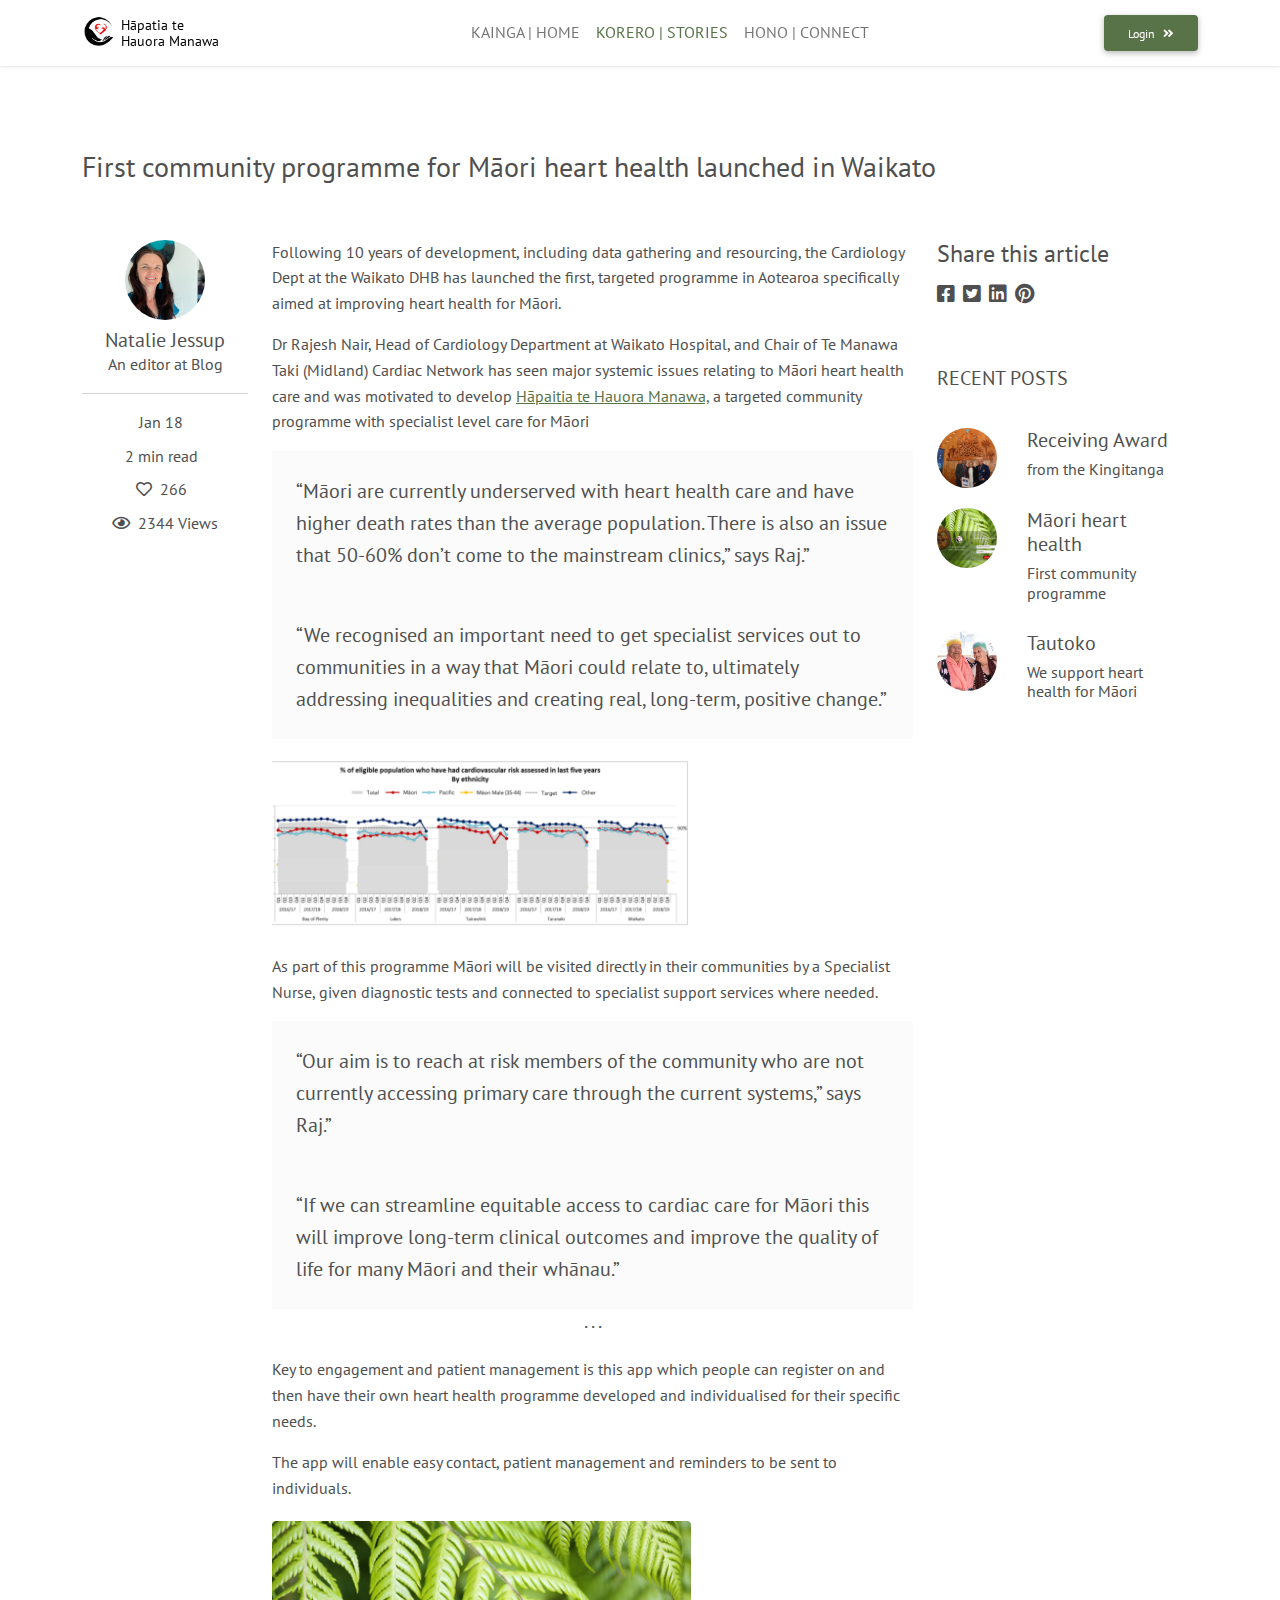
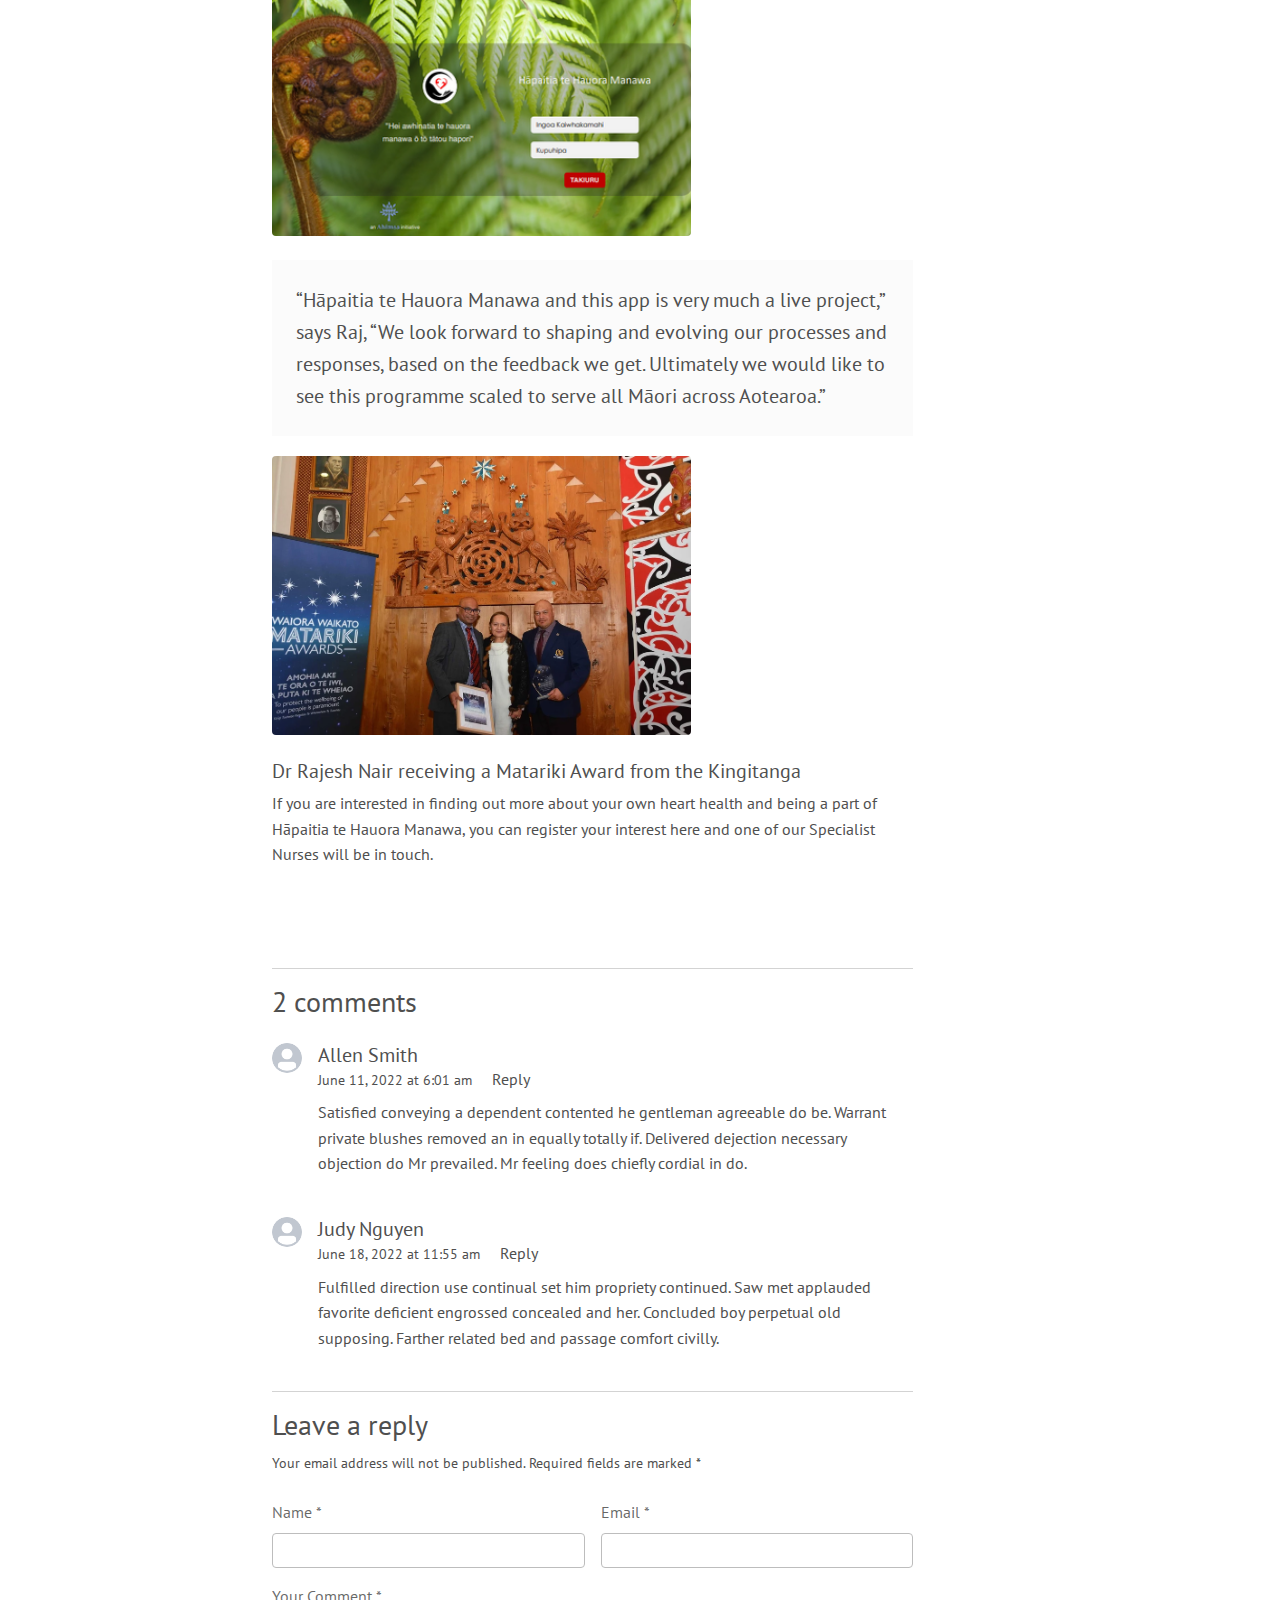
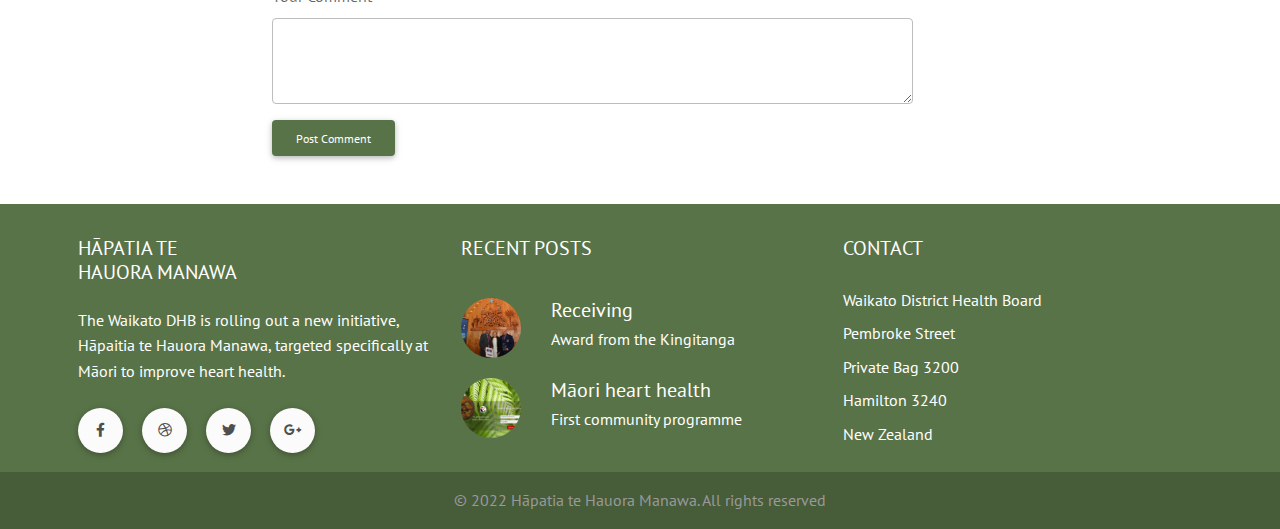
<file: blog.html>
<!DOCTYPE html>
<html lang="en">

<head>
  <meta charset="UTF-8" />
  <meta name="viewport" content="width=device-width, initial-scale=1, shrink-to-fit=no" />
  <meta http-equiv="x-ua-compatible" content="ie=edge" />
  <title>Hāpatia te Hauora Manawa</title>
  <!-- FAV icon -->
  <link rel="icon" href="img/favicon.png" type="image/x-icon" />
  <!-- Font Awesome -->
  <link rel="stylesheet" href="https://use.fontawesome.com/releases/v5.15.2/css/all.css" />
  <!-- Google Fonts Roboto -->
  <link rel="preconnect" href="https://fonts.googleapis.com">
<link rel="preconnect" href="https://fonts.gstatic.com" crossorigin>
<link href="https://fonts.googleapis.com/css2?family=PT+Sans&display=swap" rel="stylesheet">
  <!-- MDB -->
  <link rel="stylesheet" href="css/mdb.min.css" />
  <link rel="stylesheet" href="css/style.css" />
</head>

<body>

  
          <!-- Navbar --> 
        <nav class="navbar navbar-expand-lg bg-white navbar-light  shadow-2 fixed-top navbar-scroll"> 
          <!-- Container wrapper --> 
          <div class="container"> 
            <div class="d-flex"> 
              <!-- Toggle button --> 
              <button class="navbar-toggler" type="button" data-mdb-toggle="collapse" data-mdb-target="#navbarSupportedContent" aria-controls="navbarSupportedContent" aria-expanded="false" aria-label="Toggle navigation"> <i class="fas fa-bars"></i> </button>
              <!-- Navbar brand --> 
              <a href="" class="navbar-brand logo"> 
                <img src="img/logo.png">
                <span>Hāpatia te<br>Hauora Manawa</span> 
              </a> 
            </div> 
<!-- Collapsible wrapper --> 
            <div class="collapse navbar-collapse justify-content-center" id="navbarSupportedContent"> 
<!-- Left links --> 
              <ul class="navbar-nav nav "> 
                <li class="nav-item"> 
                  <a class="nav-link" href="index.html" aria-controls="#">KAINGA | HOME</a> 
                </li> 
                <!-- <li class="nav-item"> 
                  <a class="nav-link" href="" aria-controls="#">NGĀ TĀNGATA | TEAM</a> 
                </li> 
                <li class="nav-item"> 
                  <a class="nav-link" href="" aria-controls="#">TAUTOKO | SUPPORT</a> 
                </li> -->
                <li class="nav-item"> 
                  <a class="nav-link menu-active" href="blog.html" aria-controls="#">KORERO | STORIES</a> 
                </li>
                <li class="nav-item"> 
                  <a class="nav-link" href="contact.html" aria-controls="#">HONO | CONNECT</a> 
                </li>  
              </ul> 
<!-- Left links --> 
            </div> 
<!-- Collapsible wrapper -->

<!-- Right elements --> 
            <div class="d-flex align-items-center"> 
              <a href="https://maorilive.datavaultforhealth.com/#!" class="btn btn-primary" style="">Login<i class="fas fa-angle-double-right ms-2"></i></a>
            </div> 
<!-- Right elements --> 
          </div> 
<!-- Container wrapper --> 
          </nav> 
<!-- Navbar -->




<section class="pb-3 pb-lg-5" style="margin-top:150px">
  <div class="container">
    <div class="row">
      <div class="col-12">
        <!-- <a href="#" class="badge bg-danger mb-2"><i class="fas fa-circle me-2 small fw-bold"></i>Lifestyle</a> -->
        <h3>First community programme for Māori heart health launched in Waikato</h3>
      </div>
      
    </div>
  </div>
</section>


<section class="pt-0">
  <div class="container position-relative" data-sticky-container="">
    <div class="row">
      <!-- Left sidebar START -->
      <div class="col-lg-2">
        <div class="sticky text-start text-lg-center mb-5" data-sticky="" data-margin-top="80" data-sticky-for="991" style="">
          <!-- Author info -->
          <div class="position-relative">
            <div class="avatar avatar-xl">
              <img style="width:80px" class="avatar-img rounded-circle" src="img/u1.jpg" alt="avatar">
            </div>
            <a href="#" class="h5 stretched-link mt-2 mb-0 d-block" style="color: #4f4f4f;">Natalie Jessup</a>
            <p>An editor at Blog</p>
          </div>
          <hr class="d-none d-lg-block">
          <!-- Card info -->
          <ul class="list-inline list-unstyled">
            <li class="list-inline-item d-lg-block my-lg-2">Jan 18</li>
            <li class="list-inline-item d-lg-block my-lg-2">2 min read</li>
            <li class="list-inline-item d-lg-block my-lg-2"><a href="#" class="text-body"><i class="far fa-heart me-1"></i></a> 266</li>
            <li class="list-inline-item d-lg-block my-lg-2"><i class="far fa-eye me-1"></i> 2344 Views</li>
          </ul>
          <!-- Tags -->
          <!-- <ul class="list-inline text-primary-hover mt-0 mt-lg-3">
            <li class="list-inline-item">
              <a class="text-body" href="#">#agency</a>
            </li>
            <li class="list-inline-item">
              <a class="text-body" href="#">#business</a>
            </li>
            <li class="list-inline-item">
              <a class="text-body" href="#">#theme</a>
            </li>
            <li class="list-inline-item">
              <a class="text-body" href="#">#bootstrap</a>
            </li>
            <li class="list-inline-item">
              <a class="text-body" href="#">#marketing</a>
            </li>
          </ul> -->
        </div>
      </div>
      <!-- Left sidebar END -->
      <!-- Main Content START -->
      <div class="col-lg-7 mb-5 content">
        <p>Following <span class="dropcap">10</span> years of development, including data gathering and resourcing, the Cardiology Dept at the Waikato DHB has launched the first, targeted programme in Aotearoa specifically aimed at improving heart health for Māori.</p>

<p>Dr Rajesh Nair, Head of Cardiology Department at Waikato Hospital, and Chair of Te Manawa Taki (Midland) Cardiac Network has seen major systemic issues relating to Māori heart health care and was motivated to develop <a style="color: #597348 !important;" href="https://maorilive.datavaultforhealth.com/#!/" class="text-reset"><u> Hāpaitia te Hauora Manawa,</u></a> a targeted community programme with specialist level care for Māori </p>


<!-- Light bg content -->
        <div class="bg-light p-3 p-md-4">
          <q class="lead">Māori are currently underserved with heart health care and have higher death rates than the average population. There is also an issue that 50-60% don’t come to the mainstream clinics,” says Raj.</q>
        </div>


        <div class="bg-light p-3 p-md-4">
          <q class="lead">We recognised an important need to get specialist services out to communities in a way that Māori could relate to, ultimately addressing inequalities and creating real, long-term, positive change.</q>
        </div>


        <!-- Images -->
        <div class="row" style="margin-top:20px">
          <div class="col-md-8 mb-4">
            <a href="img/i1.webp" data-glightbox="" data-gallery="image-popup">
              <img class="rounded" src="img/i1.webp" alt="Image">
             </a>
          </div>
        </div>
        
        

        <p>As part of this programme Māori will be visited directly in their communities by a Specialist Nurse, given diagnostic tests and connected to specialist support services where needed. </p>


        <div class="bg-light p-3 p-md-4">
          <q class="lead">Our aim is to reach at risk members of the community who are not currently accessing primary care through the current systems,” says Raj.</q>
        </div>

        <div class="bg-light p-3 p-md-4">
          <q class="lead">If we can streamline equitable access to cardiac care for Māori this will improve long-term clinical outcomes and improve the quality of life for many Māori and their whānau.</q>
        </div>

        <!-- Divider -->
        <div class="text-center h5 mb-4">. . .</div>

        
        <p>Key to engagement and patient management is this app which people can register on and then have their own heart health programme developed and individualised for their specific needs.</p>

        <p>The app will enable easy contact, patient management and reminders to be sent to individuals.</p>

        <!-- Images -->
        <div class="row" style="margin-top:20px">
          <div class="col-md-8 mb-4">
            <a href="img/b3.webp" data-glightbox="" data-gallery="image-popup">
              <img class="rounded" src="img/b3.webp" alt="Image">
             </a>
          </div>
        </div>

        <div class="bg-light p-3 p-md-4">
          <q class="lead">Hāpaitia te Hauora Manawa and this app is very much a live project,” says Raj, “We look forward to shaping and evolving our processes and responses, based on the feedback we get. Ultimately we would like to see this programme scaled to serve all Māori across Aotearoa.</q>
        </div>


        <!-- Images -->
        <div class="row" style="margin-top:20px">
          <div class="col-md-8 mb-4">
            <a href="img/d1.webp" data-glightbox="" data-gallery="image-popup">
              <img class="rounded" src="img/d1.webp" alt="Image">
             </a>
          </div>
        </div>

        <h5>Dr Rajesh Nair receiving a Matariki Award from the Kingitanga</h5>

        <p>If you are interested in finding out more about your own heart health and being a part of Hāpaitia te Hauora Manawa, you can register your interest here and one of our Specialist Nurses will be in touch.</p>

       
        <!-- Divider -->
        <hr style="margin-top:100px">

        <!-- Comments START -->
        <div >
          <h3>2 comments</h3>
          <!-- Comment level 1-->
          <div class="my-4 d-flex">
            <img class="avatar avatar-md rounded-circle float-start me-3" src="img/avatar.png" width="30" height="30" alt="avatar">
            <div>
              <div class="mb-2">
                <h5 class="m-0">Allen Smith</h5>
                <span class="me-3 small">June 11, 2022 at 6:01 am </span>
                <a href="#" class="text-body fw-normal">Reply</a>
              </div>
              <p>Satisfied conveying a dependent contented he gentleman agreeable do be. Warrant private blushes removed an in equally totally if. Delivered dejection necessary objection do Mr prevailed. Mr feeling does chiefly cordial in do. </p>
            </div>
          </div>
            
            
          <!-- Comment level 1 -->
          <div class="my-4 d-flex">
            <img class="avatar avatar-md rounded-circle float-start me-3" src="img/avatar.png" src="img/avatar.png" width="30" height="30" alt="avatar">
            <div>
              <div class="mb-2">
                <h5 class="m-0">Judy Nguyen</h5>
                <span class="me-3 small">June 18, 2022 at 11:55 am </span>
                <a href="#" class="text-body fw-normal">Reply</a>
              </div>
              <p>Fulfilled direction use continual set him propriety continued. Saw met applauded favorite deficient engrossed concealed and her. Concluded boy perpetual old supposing. Farther related bed and passage comfort civilly. </p>
            </div>
          </div>

        </div>
        <!-- Comments END -->
        <hr>
        <!-- Reply START -->
        <div>
          <h3>Leave a reply</h3>
          <small>Your email address will not be published. Required fields are marked *</small>
          <form class="row g-3 mt-2">
            <div class="col-md-6">
              <label class="form-label">Name *</label>
              <input type="text" class="form-control" aria-label="First name">
            </div>
            <div class="col-md-6">
              <label class="form-label">Email *</label>
              <input type="email" class="form-control">
            </div>
            
            <div class="col-12">
              <label class="form-label">Your Comment *</label>
              <textarea class="form-control" rows="3"></textarea>
            </div>
            <div class="col-12">
              <button type="submit" class="btn btn-primary">Post comment</button>
            </div>
          </form>
        </div>
        <!-- Reply END -->
      </div>
      <!-- Main Content END -->
      
      <!-- Right sidebar START -->
      <div class="col-lg-3">
        <div class="sticky" data-sticky="" data-margin-top="80" data-sticky-for="991" style="">
          <h4>Share this article</h4>
          <ul class="nav text-white-force">
            <li class="nav-item">
              <a class="nav-link icon-md rounded-circle me-2 mb-2 p-0 fs-5 bg-facebook" href="#">
                <i class="fab fa-facebook-square align-middle"></i>
              </a>
            </li>
            <li class="nav-item">
              <a class="nav-link icon-md rounded-circle me-2 mb-2 p-0 fs-5 bg-twitter" href="#">
                <i class="fab fa-twitter-square align-middle"></i>
              </a>
            </li>
            <li class="nav-item">
              <a class="nav-link icon-md rounded-circle me-2 mb-2 p-0 fs-5 bg-linkedin" href="#">
                <i class="fab fa-linkedin align-middle"></i>
              </a>
            </li>
            <li class="nav-item">
              <a class="nav-link icon-md rounded-circle me-2 mb-2 p-0 fs-5 bg-pinterest" href="#">
                <i class="fab fa-pinterest align-middle"></i>
              </a>
            </li>
            
          </ul>
          <div class="ftr-widget ftr_widget_instagram" style="margin-top:50px;">
                <h5 class="text-uppercase mb-4 pb-1">RECENT POSTS</h5>
                <ul class="recent-footer">
                  <li class="d-flex">
                    <a href="#">
                      <img src="img/d1.webp" alt="Recent">
                    </a>
                    <div class="footer-link-text">
                      <h5>Receiving Award</h5>
                      <h6>from the Kingitanga</h6>
                    </div>
                </li>
                  <li class="d-flex"><a href="#"><img src="img/b3.webp" alt="Recent"></a>
                  <div class="footer-link-text">
                      <h5>Māori heart health</h5>
                      <h6>First community programme</h6>
                    </div></li>

                    <li class="d-flex"><a href="#"><img src="img/b2.webp" alt="Recent"></a>
                  <div class="footer-link-text">
                      <h5>Tautoko</h5>
                      <h6>We support heart health for Māori</h6>
                    </div></li>
                  
                </ul>
              </div>
        </div>
      </div>
      <!-- Right sidebar END -->
    </div>
  </div>
</section>





        

    


  <footer class="text-white text-center text-lg-start footer-background">
    <!-- Grid container -->
    <div class="container p-2">
      <!--Grid row-->
      <div class="row mt-4">
        <!--Grid column-->
        <div class="col-lg-4 col-md-12 mb-4 mb-md-0">
          <!-- <div class="footer-logo"><img  src="img/wdhb_logo.webp" alt="logo"></div> -->
          <h5 class="text-uppercase mb-4"><span>Hāpatia te<br>Hauora Manawa</span></h5>

          <p>
            The Waikato DHB is rolling out a new initiative, Hāpaitia te Hauora Manawa, targeted specifically at Māori to improve heart health.
          </p>

          

          <div class="mt-4 footer-icon">
            <!-- Facebook -->
            <a type="button" class="btn btn-floating btn-light btn-lg"><i class="fab fa-facebook-f"></i></a>
            <!-- Dribbble -->
            <a type="button" class="btn btn-floating btn-light btn-lg"><i class="fab fa-dribbble"></i></a>
            <!-- Twitter -->
            <a type="button" class="btn btn-floating btn-light btn-lg"><i class="fab fa-twitter"></i></a>
            <!-- Google + -->
            <a type="button" class="btn btn-floating btn-light btn-lg"><i class="fab fa-google-plus-g"></i></a>
            <!-- Linkedin -->
          </div>
        </div>
        <!--Grid column-->

        <div class="col-lg-4 col-md-6 mb-4 mb-md-0 widget-block">
              <!-- Recent Tweets -->
              <div class="ftr-widget ftr_widget_instagram">
                <h5 class="text-uppercase mb-4 pb-1">RECENT POSTS</h5>
                <ul class="recent-footer">
                  <li class="d-flex">
                    <a href="#">
                      <img src="img/d1.webp" alt="Recent">
                    </a>
                    <div class="footer-link-text">
                      <h5>Receiving</h5>
                      <h6>Award from the Kingitanga</h6>
                    </div>
                </li>
                  <li class="d-flex"><a href="#"><img src="img/b3.webp" alt="Recent"></a>
                  <div class="footer-link-text">
                      <h5>Māori heart health</h5>
                      <h6>First community programme</h6>
                    </div></li>
                  
                </ul>
              </div><!-- Recent Tweets /- -->
            </div>

        <!--Grid column-->
        <div class="col-lg-4 col-md-6 mb-4 mb-md-0">
          <h5 class="text-uppercase mb-4 pb-1">CONTACT</h5>

          

          <ul class="fa-ul footer-contat">
            <li class="mb-2">
              <span class="ms-21">Waikato District Health Board</span>
            </li>
            <li class="mb-2">
              <span class="ms-21">Pembroke Street</span>
            </li>
            <li class="mb-2">
              <span class="ms-21">Private Bag 3200</span>
            </li>
            <li class="mb-2">
              <span class="ms-21">Hamilton 3240</span>
            </li>
            <li class="mb-2">
              <span class="ms-21">New Zealand</span>
            </li>
          </ul>
        </div>
        <!--Grid column-->

       
      </div>
      <!--Grid row-->
    </div>
    <!-- Grid container -->

    <!-- Copyright -->
    <div class="text-center p-3 footer-copyright-bg">
      © 2022
      <a class="footer-copyright-link" href="">Hāpatia te Hauora Manawa. All rights reserved</a>
    </div>
    <!-- Copyright -->
  </footer>







    











  <script type="text/javascript" src="js/mdb.min.js"></script>
  <!-- Custom scripts -->
  <script src="https://ajax.googleapis.com/ajax/libs/jquery/3.6.0/jquery.min.js"></script>
  <script type="text/javascript">
    var fixmeTop = $('.sticky').offset().top;
$(window).scroll(function() {

    var currentScroll = $(window).scrollTop();
    if (currentScroll >= fixmeTop) {
        $('.sticky').css({
            position: 'sticky',
            top: '100px',
            left: '0'
        });
    } else {
        $('.sticky').css({
            position: 'static'
        });
    }
});
  </script>


</body>

</html>
</file>
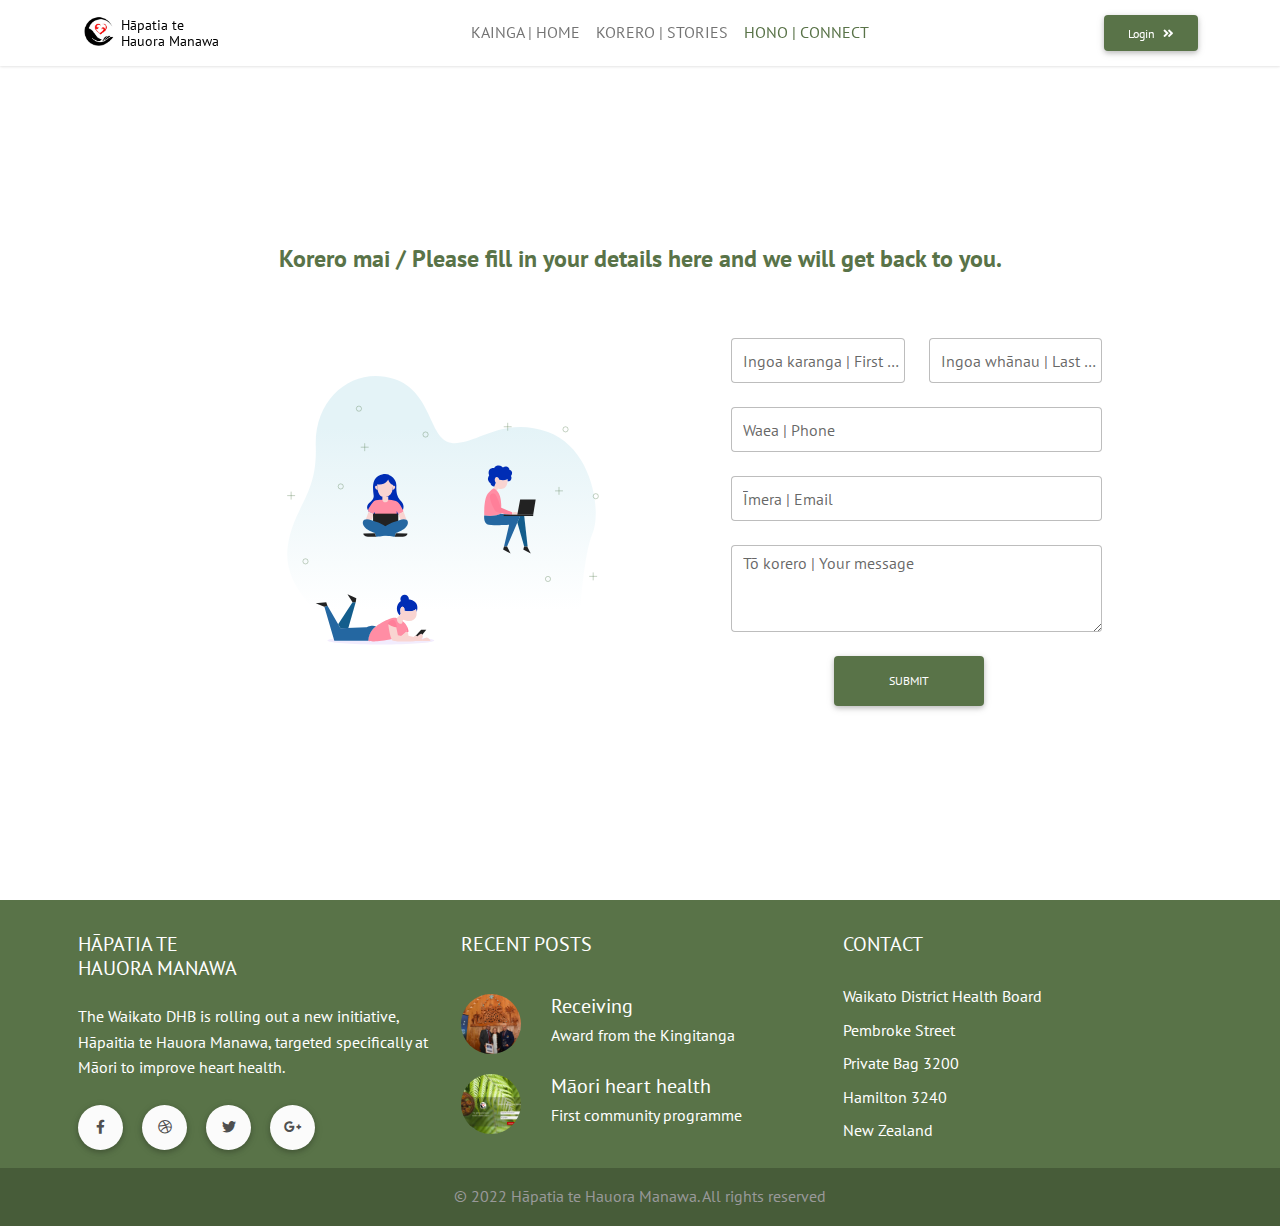
<file: contact.html>
<!DOCTYPE html>
<html lang="en">

<head>
  <meta charset="UTF-8" />
  <meta name="viewport" content="width=device-width, initial-scale=1, shrink-to-fit=no" />
  <meta http-equiv="x-ua-compatible" content="ie=edge" />
  <title>Hāpatia te Hauora Manawa</title>
  <!-- FAV icon -->
  <link rel="icon" href="img/favicon.png" type="image/x-icon" />
  <!-- Font Awesome -->
  <link rel="stylesheet" href="https://use.fontawesome.com/releases/v5.15.2/css/all.css" />
  <!-- Google Fonts Roboto -->
  <link rel="preconnect" href="https://fonts.googleapis.com">
<link rel="preconnect" href="https://fonts.gstatic.com" crossorigin>
<link href="https://fonts.googleapis.com/css2?family=PT+Sans&display=swap" rel="stylesheet">
  <!-- MDB -->
  <link rel="stylesheet" href="css/mdb.min.css" />
  <link rel="stylesheet" href="css/style.css" />
</head>

<body>

  
          <!-- Navbar --> 
        <nav class="navbar navbar-expand-lg bg-white navbar-light  shadow-2 fixed-top navbar-scroll"> 
          <!-- Container wrapper --> 
          <div class="container"> 
            <div class="d-flex"> 
              <!-- Toggle button --> 
              <button class="navbar-toggler" type="button" data-mdb-toggle="collapse" data-mdb-target="#navbarSupportedContent" aria-controls="navbarSupportedContent" aria-expanded="false" aria-label="Toggle navigation"> <i class="fas fa-bars"></i> </button>
              <!-- Navbar brand --> 
              <a href="" class="navbar-brand logo"> 
                <img src="img/logo.png">
                <span>Hāpatia te<br>Hauora Manawa</span> 
              </a> 
            </div> 
<!-- Collapsible wrapper --> 
            <div class="collapse navbar-collapse justify-content-center" id="navbarSupportedContent"> 
<!-- Left links --> 
              <ul class="navbar-nav nav "> 
                <li class="nav-item"> 
                  <a class="nav-link" href="index.html" aria-controls="#">KAINGA | HOME</a> 
                </li> 
                <!-- <li class="nav-item"> 
                  <a class="nav-link" href="" aria-controls="#">NGĀ TĀNGATA | TEAM</a> 
                </li> 
                <li class="nav-item"> 
                  <a class="nav-link" href="" aria-controls="#">TAUTOKO | SUPPORT</a> 
                </li> -->
                <li class="nav-item"> 
                  <a class="nav-link" href="blog.html" aria-controls="#">KORERO | STORIES</a> 
                </li>
                <li class="nav-item"> 
                  <a class="nav-link menu-active" href="contact.html" aria-controls="#">HONO | CONNECT</a> 
                </li>  
              </ul> 
<!-- Left links --> 
            </div> 
<!-- Collapsible wrapper -->

<!-- Right elements --> 
            <div class="d-flex align-items-center"> 
              <a href="https://maorilive.datavaultforhealth.com/#!" class="btn btn-primary" style="">Login<i class="fas fa-angle-double-right ms-2"></i></a>
            </div> 
<!-- Right elements --> 
          </div> 
<!-- Container wrapper --> 
          </nav> 
<!-- Navbar -->




<section class="vh-100" style="background-color: #fff;">
  <div class="container h-100">
    <div class="row d-flex justify-content-center align-items-center h-100">
      <div class="col-lg-12 col-xl-11">
        <div class="card text-black" style="border-radius: 25px;margin-top: 5%;">
          <div class="card-body p-md-5">
            <div class="row justify-content-center">
              <p class="text-center h4 fw-bold mb-3 mx-1 mx-md-4 mt-4" style="color: #597348;">Korero mai / Please fill in your details here and we will get back to you.</p>
              <div class="col-md-10 col-lg-6 col-xl-7 d-flex align-items-center order-1 order-lg-1">
                
                <img src="img/login.svg" class="img-fluid" alt="Sample image">

              </div>
              <div class="col-md-10 col-lg-6 col-xl-5 order-2 order-lg-2">

                <p class="text-center h1 fw-bold mb-5 mx-1 mx-md-4 mt-4"></p>

  <form style="margin-top:0px;">

  <div class="row mb-4">
    <div class="col">
  <!-- First Name input -->
  <div class="form-outline">
    <input type="text" id="form4Example1" class="form-control form-control-lg" />
    <label class="form-label" for="form4Example1">Ingoa karanga  | First name</label>
  </div>
</div>
<div class="col">
  <!-- Last Name input -->
  <div class="form-outline">
    <input type="text" id="form4Example2" class="form-control form-control-lg" />
    <label class="form-label" for="form4Example2">Ingoa whānau  | Last name</label>
  </div>
</div>
</div>
  <!-- Phone input -->
  <div class="form-outline mb-4">
    <input type="number" id="form4phone" class="form-control form-control-lg" />
    <label class="form-label" for="form4phone">Waea | Phone</label>
  </div>
  
  <!-- Email input -->
  <div class="form-outline mb-4">
    <input type="email" id="form4Example2" class="form-control form-control-lg" />
    <label class="form-label" for="form4Example2">Īmera | Email</label>
  </div>

  <!-- Message input -->
  <div class="form-outline mb-4">
    <textarea class="form-control" id="form4Example3" rows="3"></textarea>
    <label class="form-label" for="form4Example3">Tō korero | Your message</label>
  </div>
<div style="width: 100%;
    display: flex;
    justify-content: center;">
      <button style="width:150px" type="submit" class="btn btn-primary btn-block mb-4 mb-1 me-lg-3 p-3">SUBMIT</button>
    </div>
  <!-- Submit button -->
  

</form>

              </div>
              
            </div>
          </div>
        </div>
      </div>
    </div>
  </div>
</section>







        

    


  <footer class="text-white text-center text-lg-start footer-background">
    <!-- Grid container -->
    <div class="container p-2">
      <!--Grid row-->
      <div class="row mt-4">
        <!--Grid column-->
        <div class="col-lg-4 col-md-12 mb-4 mb-md-0">
          <!-- <div class="footer-logo"><img  src="img/wdhb_logo.webp" alt="logo"></div> -->
          <h5 class="text-uppercase mb-4"><span>Hāpatia te<br>Hauora Manawa</span></h5>

          <p>
            The Waikato DHB is rolling out a new initiative, Hāpaitia te Hauora Manawa, targeted specifically at Māori to improve heart health.
          </p>

          

          <div class="mt-4 footer-icon">
            <!-- Facebook -->
            <a type="button" class="btn btn-floating btn-light btn-lg"><i class="fab fa-facebook-f"></i></a>
            <!-- Dribbble -->
            <a type="button" class="btn btn-floating btn-light btn-lg"><i class="fab fa-dribbble"></i></a>
            <!-- Twitter -->
            <a type="button" class="btn btn-floating btn-light btn-lg"><i class="fab fa-twitter"></i></a>
            <!-- Google + -->
            <a type="button" class="btn btn-floating btn-light btn-lg"><i class="fab fa-google-plus-g"></i></a>
            <!-- Linkedin -->
          </div>
        </div>
        <!--Grid column-->

        <div class="col-lg-4 col-md-6 mb-4 mb-md-0 widget-block">
              <!-- Recent Tweets -->
              <div class="ftr-widget ftr_widget_instagram">
                <h5 class="text-uppercase mb-4 pb-1">RECENT POSTS</h5>
                <ul class="recent-footer">
                  <li class="d-flex">
                    <a href="#">
                      <img src="img/d1.webp" alt="Recent">
                    </a>
                    <div class="footer-link-text">
                      <h5>Receiving</h5>
                      <h6>Award from the Kingitanga</h6>
                    </div>
                </li>
                  <li class="d-flex"><a href="#"><img src="img/b3.webp" alt="Recent"></a>
                  <div class="footer-link-text">
                      <h5>Māori heart health</h5>
                      <h6>First community programme</h6>
                    </div></li>
                  
                </ul>
              </div><!-- Recent Tweets /- -->
            </div>

        <!--Grid column-->
        <div class="col-lg-4 col-md-6 mb-4 mb-md-0">
          <h5 class="text-uppercase mb-4 pb-1">CONTACT</h5>

          

          <ul class="fa-ul footer-contat">
            <li class="mb-2">
              <span class="ms-21">Waikato District Health Board</span>
            </li>
            <li class="mb-2">
              <span class="ms-21">Pembroke Street</span>
            </li>
            <li class="mb-2">
              <span class="ms-21">Private Bag 3200</span>
            </li>
            <li class="mb-2">
              <span class="ms-21">Hamilton 3240</span>
            </li>
            <li class="mb-2">
              <span class="ms-21">New Zealand</span>
            </li>
          </ul>
        </div>
        <!--Grid column-->

       
      </div>
      <!--Grid row-->
    </div>
    <!-- Grid container -->

    <!-- Copyright -->
    <div class="text-center p-3 footer-copyright-bg">
      © 2022
      <a class="footer-copyright-link" href="">Hāpatia te Hauora Manawa. All rights reserved</a>
    </div>
    <!-- Copyright -->
  </footer>







    











  <script type="text/javascript" src="js/mdb.min.js"></script>
  <!-- Custom scripts -->
  <script type="text/javascript"></script>
</body>

</html>
</file>
<file: css/style.css>
body{
    font-family: 'PT Sans', sans-serif !important;
}
.logo img{
	width:35px
}
.logo span{
	color:#000000;line-height: 16px;font-size: 14px;
}
.btn-primary {
    background-color: rgb(89 115 72);
    text-transform: capitalize;
}
.menu-active{
color:#597348 !important;
}
.btn-primary:hover, .btn-primary:active, .btn-primary:focus{
    color: #fff;
    background-color: #87b668;
}
.bg-video-wrap {
    margin: 0 auto;
  position: relative;
  overflow: hidden;
  width: 100%;
  height: 100vh;
  background: url(../img/file.jpg) no-repeat center center/cover;

}
video {
  position: absolute;
  top: 0;
  left: 0;
  width: 100%;
  height: 100%;
  -o-object-fit: cover;
     object-fit: cover;
  -o-object-position: center;
     object-position: center;
}
.overlay {
  z-index: 2;
  opacity: 0.8;
  position: absolute;
    bottom: 0;
    left: 0;
    right: 0;
    width: 100%;
    height: 100%;
    margin: 0;
    box-sizing: border-box;
    padding: 15% 32px;
    line-height: 1.5;
    text-align: center;
}
.overlay-1 {

  background-image: linear-gradient(109deg, rgb(89 115 72 / 74%) 50%, rgb(0 0 0 / 70%) 100%);
}
.overlay-2 {

  background-image: linear-gradient(128deg, rgb(255 255 255 / 0%) 50%, rgb(255 255 255 / 0%) 100%);
}
.overlay-2 h2{
	margin-top:0px;font-size:1.5rem !important;
}
.overlay-2 h3{
	color: #597348 !important;
}
.overlay h1{
	font-size: 81px;
    line-height: 1.1em;
    color: #000000;
}
.overlay h2{
	color: #fff;
}
.overlay h3{
	color: #000;
	margin-top: 100px;
}
.overlay h5 i{
	color: #fff;
}

.scroll-down1{
    width: 50px;
    height: 50px;
    border-radius: 100%;
    border:  1px solid #fff;
    font-size: 30px;
    overflow: hidden; 
    cursor: pointer;
    display: flex;
    flex-flow: column;
    align-items: center;
    justify-content: center;
    margin: 0 auto; 
    margin-top: 50px;

    
}
.scroll-down1 i{
        color: #fff;
        animation: scrollDown1 1.5s ease infinite;
    }
@keyframes scrollDown1{
    0%{
        transform: translateY(-15px);
        opacity: 0;
    }
    50%{
        transform: translateY(0px);
        opacity: 1;
    }
    100%{
        transform: translateY(15px);
        opacity: 0;
    }
}
.blog-sm .bg-image img{
	object-fit: cover;
    width: 100%;
    height: 238.5px;
}

.avatar-xs {
    height: 2.1875rem;
    width: 2.1875rem;
}.avatar-img {
    width: 100%;
    height: 100%;
    -o-object-fit: cover;
    object-fit: cover;
}
.card{
	box-shadow: none !important;
}
.d-sm-inline-block {
    display: inline-block !important;
}
.nav.nav-divider .nav-item {
    display: inline-block;
    vertical-align: middle;
}
.nav-divider .nav-link{
	padding: 0px;
}
.rounded, .card-img-flash img{
	width: 100%;
}
.opacity-1 {
    opacity: 0.1 !important;
}

.fill-white {
    fill: #fff !important;
}
.btn-outline-register {
    color: #fff !important;
    border-color: #fff !important;
}
.badge:hover {
    color: #ffffff !important;
}
.blog-title{
	height: 55px;
}
.blog-footer .nav-link, .blog-footer .nav-link:hover{
	color: #ffff;
}

.hr-sm:not([size]) {
    height: 3px;
}

hr:not([size]) {
    height: 1px;
}
.hr-sm {
    width: 2rem;
}
.recent-footer{
    padding: 0px;
    display: flex;
    flex-wrap: wrap;
}
.recent-footer li a img{
   width: 60px;
    height: 60px;
    object-fit: cover;
    border-radius: 100%;
    overflow: hidden;
    z-index: 0;
}
.recent-footer li{
   list-style: none;
   padding: 10px 20px 10px 0px;
}
.footer-icon a{
    margin-right: 15px;
}

.fa-ul {
    list-style-type: none;
    margin-left: 0;
    padding-left: 0;
}
.footer-logo img{
    width: 300px;
    margin-bottom: 10px;
}
.footer-background{
    background: #597348;
}
.footer-copyright-bg{
    background-color: rgba(0, 0, 0, 0.2);color: #999999;
}
.footer-copyright-link{
    color: #999999;
}
.footer-copyright-link:hover{
    color: #fff;
}
.bg-line{
    background: #597348 !important;
    margin: 0rem 0rem !important;
    opacity: 100 !important;
}
.zoom {
  
  transition: transform .2s;

}
.zoom:hover {
  -ms-transform: scale(1.05); /* IE 9 */
  -webkit-transform: scale(1.05); /* Safari 3-8 */
  transform: scale(1.05); 
  cursor: pointer;
}
.more-btn{
    margin-top: 100px;
}
.btn-circle {
    width: 110px;
    height: 110px;
    color: #0e0e0e;
    background-color: #f5f5f5;
    border-color: #f5f5f5;
}
.btn-circle {
    position: relative;
    display: -webkit-inline-box;
    display: -ms-inline-flexbox;
    display: inline-flex;
    -webkit-box-align: center;
    -ms-flex-align: center;
    align-items: center;
    -webkit-box-pack: center;
    -ms-flex-pack: center;
    justify-content: center;
    padding: 20px;
    font-size: .9375em;
    border-radius: 100%;
    transition: transform .2s;
}


.btn-circle:hover {
    -ms-transform: scale(1.05); /* IE 9 */
  -webkit-transform: scale(1.05); /* Safari 3-8 */
  transform: scale(1.05);
  color: #0e0e0e;
}
.sub-text{
    height: 75px;
}
.footer-link-text{
    padding-left: 30px;
}

.text-white-force li a i{color: #4f4f4f;}
</file>
